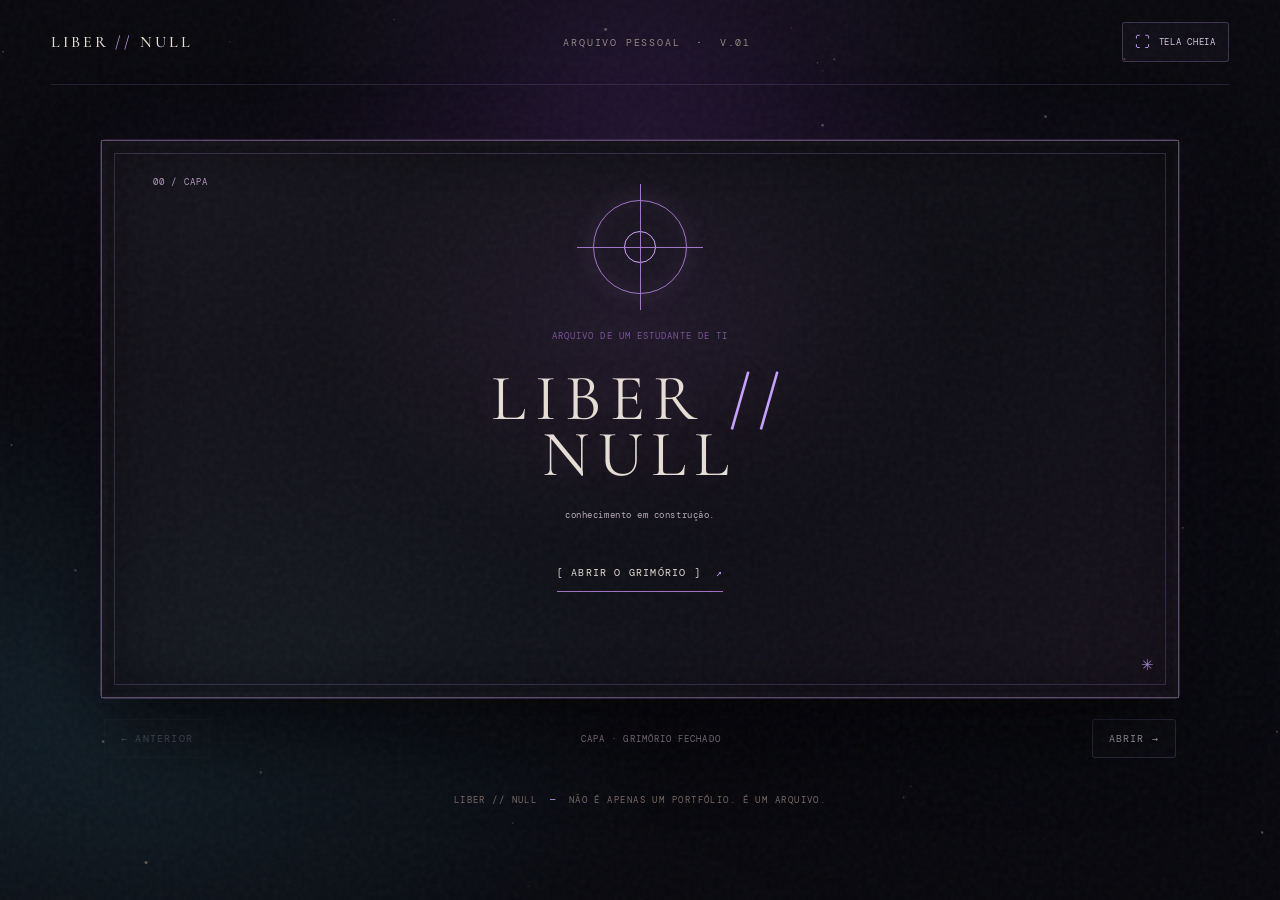
<file: portfolio-hehe-main/portfolio-hehe-main/portfolio-hehe-main (1)/portfolio-hehe-main/liber_null/lobby.html>
<!doctype html>
<html lang="pt-BR">
<head>
  <meta charset="utf-8">
  <meta name="viewport" content="width=device-width, initial-scale=1">
  <meta name="theme-color" content="#090909">
  <meta name="description" content="LIBER // NULL — portfólio pessoal e arquivo digital.">
  <title>LIBER // NULL — arquivo pessoal</title>
  <link rel="preconnect" href="https://fonts.googleapis.com">
  <link rel="preconnect" href="https://fonts.gstatic.com" crossorigin>
  <link href="https://fonts.googleapis.com/css2?family=DM+Mono:wght@400;500&family=Cormorant+Garamond:wght@400;500;600&display=swap" rel="stylesheet">
  <link rel="stylesheet" href="style.css">
  <script src="script.js" defer></script>
</head>
<body>
  <div class="grain" aria-hidden="true"></div>
  <header class="topbar">
    <a class="wordmark" href="#capa" aria-label="LIBER NULL, início">LIBER <span>//</span> NULL</a>
    <div class="top-meta">ARQUIVO PESSOAL <span>·</span> v.01</div>
    <button class="fullscreen-toggle" id="fullscreen-toggle" type="button" aria-label="Abrir em tela cheia" aria-pressed="false">
      <span aria-hidden="true">⛶</span> Tela cheia
    </button>
  </header>

  <main class="stage">
    <section class="book is-closed" id="capa" aria-label="Portfólio em formato de livro">
      <aside class="book-spine" aria-hidden="true"><span>L · N</span></aside>
      <div class="page page-left" id="left-page">
        <div class="page-number" id="left-number">00 / CAPA</div>
        <div class="cover-content" id="cover-content">
          <div class="sigil" aria-hidden="true"><span></span></div>
          <p class="eyebrow">ARQUIVO DE UM ESTUDANTE DE TI</p>
          <h1>LIBER <i>//</i><br>NULL</h1>
          <p class="cover-subtitle">conhecimento em construção.</p>
          <button class="text-button" id="open-book">[ abrir o grimório ] <span>↗</span></button>
        </div>
        <div class="inside-cover hidden" id="inside-cover" aria-hidden="true">
          <span class="inside-cover-mark">L · N</span>
          <p>LIBER // NULL</p>
          <span class="inside-cover-rule"></span>
          <small>ARQUIVO PESSOAL · V.01</small>
        </div>
        <article class="page-content hidden" id="left-content">
          <p class="eyebrow" id="left-kicker"></p>
          <h2 id="left-title"></h2>
          <div class="red-rule"></div>
          <div id="left-body"></div>
        </article>
        <div class="corner-mark" aria-hidden="true">✳</div>
      </div>

      <div class="page page-right" id="right-page">
        <div class="page-number" id="right-number">ÍNDICE / 00</div>
        <div class="index-content hidden" id="index-content">
          <p class="eyebrow">ÍNDICE DE CAPÍTULOS</p>
          <h2>Escolha uma página.</h2>
          <nav class="chapter-list" aria-label="Capítulos do portfólio">
            <button data-page="about"><span>01</span> O bruxo <b>↗</b></button>
            <button data-page="tastes"><span>02</span> Sobre mim <b>↗</b></button>
            <button data-page="projects"><span>03</span> Lumière · demo <b>↗</b></button>
            <button data-page="skills"><span>04</span> Disciplinas <b>↗</b></button>
            <button data-page="contact"><span>05</span> Contato <b>↗</b></button>
          </nav>
          <p class="index-note">algumas coisas só aparecem<br>quando você começa a explorar.</p>
        </div>
        <article class="page-content hidden" id="right-content">
          <p class="eyebrow" id="right-kicker"></p>
          <h2 id="right-title"></h2>
          <div class="red-rule"></div>
          <div id="right-body"></div>
        </article>
        <div class="corner-mark" aria-hidden="true">✳</div>
      </div>
    </section>

    <div class="book-controls">
      <button class="control-button" id="prev-page" disabled>← anterior</button>
      <span id="page-status">capa · grimório fechado</span>
      <button class="control-button" id="next-page">abrir →</button>
    </div>
    <p class="footnote">LIBER // NULL <span>—</span> não é apenas um portfólio. é um arquivo.</p>
  </main>
</body>
</html>
</file>
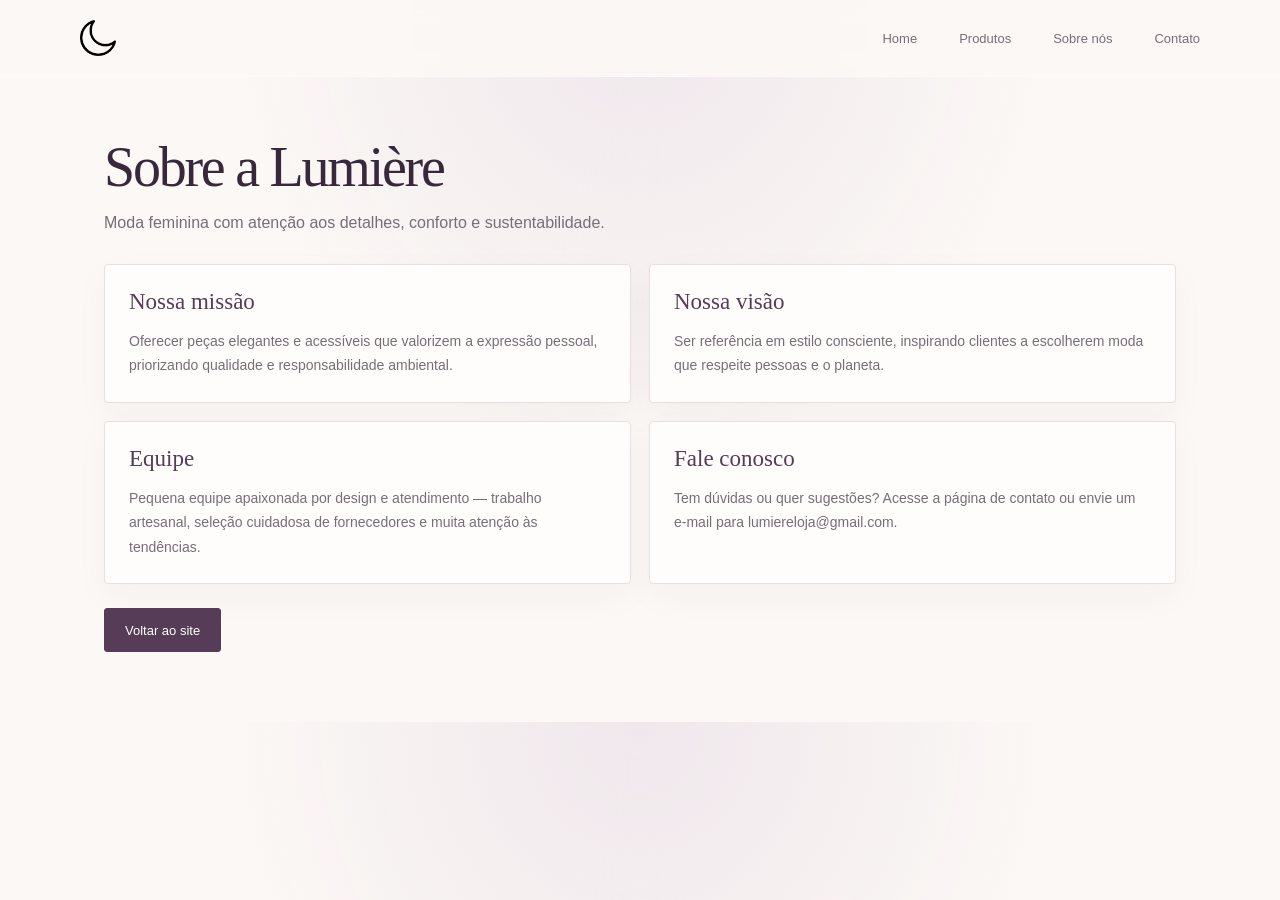
<file: portfolio-hehe-main/portfolio-hehe-main/portfolio-hehe-main (1)/portfolio-hehe-main/liber_null/lumiere/sobrenos.html>
<!DOCTYPE html>
<html lang="pt-BR">
<head>
  <meta charset="utf-8" />
  <meta name="viewport" content="width=device-width,initial-scale=1" />
  <link rel="stylesheet" href="style.css" />
  <title>Sobre nós — Lumière</title>
</head>
<body>
  <nav>
    <ul>
      <li><img src="moon.png" alt=""></li>
      <li><a href="index.html">Home</a></li>
      <li><a href="produtos.html">Produtos</a></li>
      <li><a href="sobrenos.html">Sobre nós</a></li>
      <li><a href="contato.html">Contato</a></li>
    </ul>
  </nav>
<div class="card">
  <main class="card-main">
    <header class="section-header">
      <h1>Sobre a Lumière</h1>
      <p class="page-subtitle">Moda feminina com atenção aos detalhes, conforto e sustentabilidade.</p>
    </header>

    <section class="section-grid">
      <article>
        <h2 class="section-title">Nossa missão</h2>
        <p class="section-description">
          Oferecer peças elegantes e acessíveis que valorizem a expressão pessoal, priorizando qualidade e responsabilidade ambiental.
        </p>
      </article>

      <article>
        <h2 class="section-title">Nossa visão</h2>
        <p class="section-description">
          Ser referência em estilo consciente, inspirando clientes a escolherem moda que respeite pessoas e o planeta.
        </p>
      </article>

      <article>
        <h2 class="section-title">Equipe</h2>
        <p class="section-description">
          Pequena equipe apaixonada por design e atendimento — trabalho artesanal, seleção cuidadosa de fornecedores e muita atenção às tendências.
        </p>
      </article>

      <article>
        <h2 class="section-title">Fale conosco</h2>
        <p class="section-description">
          Tem dúvidas ou quer sugestões? Acesse a página de contato ou envie um e-mail para lumiereloja@gmail.com.
        </p>
      </article>
    </section>
    <div>
      <a href="index.html" class="btn voltar">Voltar ao site</a>
    </div>
  </main>
</div>
</body>
</html>
</file>
<file: portfolio-hehe-main/portfolio-hehe-main/portfolio-hehe-main (1)/portfolio-hehe-main/liber_null/style.css>
:root {
  --bg: #090909;
  --paper: #e8dfce;
  --paper-light: #f1e9d9;
  --paper-ink: #342c25;
  --paper-muted: #716557;
  --paper-line: #c6b69d;
  --ink: #e7ded6;
  --muted: #918780;
  --red: #8b2028;
  --red-bright: #c33b43;
  --line: #392326;
  --mono: "DM Mono", monospace;
  --serif: "Cormorant Garamond", Georgia, serif;
}
* { box-sizing: border-box; }
html { scroll-behavior: smooth; }
body {
  margin: 0; min-height: 100vh; color: var(--ink); background: var(--bg);
  font-family: var(--serif); overflow-x: hidden;
}
body::before {
  content: ""; position: fixed; inset: 0; pointer-events: none; opacity: .22;
  background: radial-gradient(ellipse at 50% 42%, #321416 0%, transparent 58%);
  animation: ambient-breath 12s ease-in-out infinite alternate;
}
.grain {
  position: fixed; inset: 0; pointer-events: none; opacity: .07; z-index: 5;
  background-image: url("data:image/svg+xml,%3Csvg viewBox='0 0 180 180' xmlns='http://www.w3.org/2000/svg'%3E%3Cfilter id='n'%3E%3CfeTurbulence type='fractalNoise' baseFrequency='.85' numOctaves='3' stitchTiles='stitch'/%3E%3C/filter%3E%3Crect width='100%25' height='100%25' filter='url(%23n)' opacity='.6'/%3E%3C/svg%3E");
}
.constellation { position: fixed; inset: 0; z-index: 0; pointer-events: none; opacity: .62; }
.topbar {
  width: min(1200px, 92vw); margin: 0 auto; padding: 26px 0;
  display: flex; justify-content: space-between; align-items: center;
  border-bottom: 1px solid #251a1b; position: relative; z-index: 1;
  animation: rise-in .8s cubic-bezier(.2, .7, .2, 1) both;
}
.wordmark {
  color: var(--ink); text-decoration: none; letter-spacing: .18em; font-size: 19px;
  transition: letter-spacing .3s ease, color .3s ease;
}
.wordmark:hover { letter-spacing: .23em; color: #fff4eb; }
.wordmark span, h1 i { color: var(--red-bright); font-style: normal; }
.wordmark span { text-shadow: 0 0 14px #c33b4366; }
.top-meta, .eyebrow, .page-number, .footnote, .cover-subtitle, .control-button, .text-button {
  font-family: var(--mono); text-transform: uppercase; letter-spacing: .12em;
}
.top-meta { color: var(--muted); font-size: 10px; }
.top-meta span { color: var(--red-bright); margin: 0 8px; }
.stage {
  position: relative; z-index: 1; width: min(1000px, 92vw); margin: 7vh auto 40px; perspective: 1600px;
  animation: stage-arrive 1s cubic-bezier(.2, .7, .2, 1) .08s both;
}
.book {
  min-height: 510px; display: grid; grid-template-columns: 1fr 1fr;
  position: relative; perspective: 1600px; transform-style: preserve-3d;
  box-shadow: 0 28px 40px #000b, 0 0 70px #571b2010;
  transition: box-shadow .5s ease;
}
.book:hover {
  box-shadow: 0 32px 50px #000c, 0 0 85px #8b20281c;
}
.book.is-closed .page-left { grid-column: 1 / -1; border-right: 1px solid #897961; }
.book.is-closed .page-right,
.book.is-closed .book-spine { display: none; }
.book.is-closed .page-left {
  color: var(--ink);
  background:
    radial-gradient(ellipse at 50% 42%, #321416 0%, transparent 58%),
    linear-gradient(135deg, #171412, #0e0d0c 70%);
  border-color: #392426;
  box-shadow: inset 0 0 28px #0005;
}
.book.is-closed .page-left::before { border-color: #382326; }
.book.is-closed .page-left .page-number { color: #8c6b69; }
.book.is-closed .page-left .cover-subtitle { color: var(--muted); }
.book.is-closed .page-left .text-button { color: var(--ink); }
.book.is-closed .page-left .corner-mark { color: #633034; }
.book-spine {
  position: absolute; z-index: 3; top: 0; bottom: 0; left: 50%; width: 20px;
  transform: translateX(-50%); background: linear-gradient(90deg, #070707, #241718 48%, #050505);
  border-left: 1px solid #382325; border-right: 1px solid #030303;
  display: grid; place-items: center; color: #7e3b3e; font: 9px var(--mono);
  box-shadow: 0 0 18px #0009;
}
.book-spine span { writing-mode: vertical-rl; letter-spacing: .3em; }
.page {
  position: relative; min-width: 0; overflow: hidden; padding: 35px clamp(22px, 4vw, 52px);
  color: var(--paper-ink);
  background:
    radial-gradient(ellipse at 12% 8%, #fff9e966 0, transparent 38%),
    radial-gradient(ellipse at 88% 94%, #bba98926 0, transparent 42%),
    linear-gradient(112deg, #eee5d4, #e4dac7 52%, #ede4d3);
  border: 1px solid #897961; transition: background .35s ease, transform .45s ease;
  box-shadow: inset 0 0 28px #84725420;
}
.page-left { border-right: 0; transform-origin: right center; }
.page-right { border-left: 1px solid #897961; transform-origin: left center; }
.page::before {
  content: ""; position: absolute; inset: 10px; border: 1px solid #9e8c70;
  pointer-events: none; opacity: .42;
}
.page-number { position: relative; color: var(--paper-muted); font-size: 9px; }
.cover-content, .index-content, .page-content { position: relative; z-index: 1; }
.cover-content { min-height: 390px; display: flex; flex-direction: column; align-items: center; justify-content: center; text-align: center; }
.inside-cover {
  min-height: 390px; display: flex; flex-direction: column; align-items: center;
  justify-content: center; color: var(--paper-muted); text-align: center;
  animation: rise-in .7s cubic-bezier(.2, .7, .2, 1) both;
}
.inside-cover-mark { color: #8b2028; font: 22px var(--serif); letter-spacing: .16em; }
.inside-cover p { margin: 15px 0 10px; font: 9px var(--mono); letter-spacing: .18em; }
.inside-cover-rule { width: 28px; height: 1px; background: #8b2028; }
.inside-cover small { margin-top: 10px; font: 8px var(--mono); letter-spacing: .12em; }
.sigil {
  width: 94px; height: 94px; margin: 12px 0 26px; border: 1px solid var(--red);
  border-radius: 50%; position: relative; display: grid; place-items: center;
  animation: sigil-glow 5s ease-in-out infinite;
}
.sigil::before, .sigil::after { content: ""; position: absolute; background: var(--red); }
.sigil::before { height: 126px; width: 1px; }
.sigil::after { width: 126px; height: 1px; }
.sigil span {
  width: 32px; height: 32px; border: 1px solid var(--red-bright); border-radius: 50%;
  box-shadow: 0 0 0 0 #c33b4333; animation: sigil-pulse 4s ease-out infinite;
}
.eyebrow { color: #8b2028; font-size: 9px; line-height: 1.7; }
h1 { font-size: clamp(42px, 6vw, 65px); line-height: .85; letter-spacing: .1em; font-weight: 400; margin: 18px 0; }
.cover-subtitle { color: var(--paper-muted); font-size: 9px; text-transform: none; letter-spacing: .06em; }
.text-button, .control-button {
  background: none; border: 0; color: var(--ink); cursor: pointer; font-size: 10px;
  padding: 12px 0; transition: color .25s ease, transform .25s ease, border-color .25s ease;
}
.text-button { margin-top: 24px; border-bottom: 1px solid var(--red); }
.page .text-button { color: var(--paper-ink); }
.text-button span { color: var(--red-bright); margin-left: 8px; }
button:hover:not(:disabled) { color: var(--red-bright); }
.text-button:hover { transform: translateY(-2px); border-color: var(--red-bright); }
.text-button span, .chapter-list button b { display: inline-block; transition: transform .25s ease, color .25s ease; }
.text-button:hover span { transform: translate(3px, -2px); }
button:focus-visible { outline: 1px solid var(--red-bright); outline-offset: 5px; }
.index-content { padding: 45px 8px 0; }
.index-content:not(.hidden) { animation: rise-in .65s cubic-bezier(.2, .7, .2, 1) both; }
h2 { font-size: clamp(26px, 3vw, 37px); line-height: 1; font-weight: 400; margin: 14px 0 26px; }
.chapter-list { display: grid; gap: 0; margin-top: 30px; }
.chapter-list button {
  width: 100%; text-align: left; display: grid; grid-template-columns: 32px 1fr 16px;
  gap: 10px; align-items: center; padding: 15px 0; background: none;
  border: 0; border-bottom: 1px solid var(--paper-line); color: var(--paper-ink);
  font: 14px var(--serif); cursor: pointer;
  transition: color .25s ease, padding .3s ease, border-color .25s ease;
  animation: rise-in .65s cubic-bezier(.2, .7, .2, 1) both;
}
.chapter-list button:nth-child(1) { animation-delay: .2s; }
.chapter-list button:nth-child(2) { animation-delay: .3s; }
.chapter-list button:nth-child(3) { animation-delay: .4s; }
.chapter-list button:nth-child(4) { animation-delay: .5s; }
.chapter-list button:hover {
  padding-left: 7px; border-color: #9a5155; color: #17120e;
}
.chapter-list button span { font: 10px var(--mono); color: #8b2028; }
.chapter-list button b { font: 12px var(--mono); color: #8b746a; font-weight: 400; }
.chapter-list button:hover b { color: var(--red-bright); transform: translate(2px, -2px); }
.index-note { margin-top: 32px; color: var(--paper-muted); font: 10px/1.9 var(--mono); }
.page-content { padding: 45px 8px 0; animation: appear .45s ease both; }
.page-content p, .page-content li { color: #51473d; font-size: 16px; line-height: 1.6; }
.page-content > .eyebrow { animation: rise-in .5s ease both; }
.page-content h2 { animation: rise-in .6s .06s ease both; }
.page-content .red-rule { animation: rule-reveal .55s .14s ease both; transform-origin: left; }
.page-content > div[id$="-body"] > * { animation: rise-in .55s .12s ease both; }
.page-content > div[id$="-body"] > *:nth-child(2) { animation-delay: .2s; }
.page-content > div[id$="-body"] > *:nth-child(3) { animation-delay: .28s; }
.page-content > div[id$="-body"] > *:nth-child(4) { animation-delay: .36s; }
.page-content ul { padding-left: 18px; }
.page-content li::marker { color: #8b2028; }
.guardian-photo { margin: 16px 0 0; }
.guardian-photo img {
  display: block; width: 100%; max-height: 175px; object-fit: cover; object-position: center 6%;
  border: 1px solid #897961; filter: saturate(.82) contrast(1.04);
  transition: filter .4s ease, transform .5s ease, border-color .4s ease;
}
.guardian-photo { overflow: hidden; }
.guardian-photo:hover img {
  filter: saturate(1) contrast(1.08); transform: scale(1.025); border-color: #754047;
}
.guardian-photo figcaption {
  margin-top: 7px; color: var(--paper-muted); font: 8px var(--mono); letter-spacing: .1em;
}
.red-rule { width: 36px; height: 1px; background: #9c2930; margin: -8px 0 22px; }
.entry { border-bottom: 1px solid var(--paper-line); padding: 12px 0; }
.entry strong { font-size: 18px; font-weight: 500; }
.entry small { display: block; color: #8b2028; font: 9px var(--mono); margin-top: 5px; }
.entry small a { color: inherit; text-decoration-color: #a86a68; text-underline-offset: 3px; }
.entry small a:hover { color: #c33b43; }
.entry p { margin: 8px 0 0; font-size: 14px; }
.demo-link {
  display: inline-flex; margin-top: 8px; padding: 10px 13px;
  border: 1px solid #8b2028; color: #8b2028; font: 9px var(--mono);
  letter-spacing: .08em; text-decoration: none; text-transform: uppercase;
  transition: color .2s ease, background .2s ease;
}
.demo-link:hover { background: #8b2028; color: #fff; }
.demo-frame {
  display: block; width: 100%; height: 240px; border: 1px solid #c6b69d;
  background: #fbf8f5;
}
.demo-caption { margin: 8px 0 0; color: var(--paper-muted); font: 8px var(--mono) !important; letter-spacing: .1em; }
.corner-mark { position: absolute; bottom: 23px; right: 24px; color: #8b2028; font-size: 15px; opacity: .75; }
.hidden { display: none !important; }
.book-controls { display: flex; justify-content: space-between; align-items: center; margin: 20px 4px 0; }
.control-button { color: #b1a29c; }
.control-button:not(:disabled):hover { transform: translateY(-2px); }
.control-button:disabled { opacity: .25; cursor: default; }
#page-status { color: #74635f; font: 9px var(--mono); text-transform: uppercase; letter-spacing: .12em; }
.footnote {
  margin: 36px 0 0; text-align: center; color: #776663; font-size: 9px;
  animation: rise-in .8s .35s ease both;
}
.footnote span { color: var(--red-bright); margin: 0 6px; }
.page-turn-sheet {
  position: absolute; z-index: 4; perspective: 1600px; pointer-events: none;
  transform-style: preserve-3d; transform-origin: left center;
  animation: page-turn-forward 850ms cubic-bezier(.42, 0, .2, 1) both;
  will-change: transform;
}
.page-turn-sheet.turn-backward {
  transform-origin: right center;
  animation-name: page-turn-backward;
}
.page-turn-face {
  position: absolute; inset: 0; overflow: hidden; padding: 35px clamp(22px, 4vw, 52px);
  color: var(--paper-ink);
  background:
    radial-gradient(ellipse at 12% 8%, #fff9e966 0, transparent 38%),
    radial-gradient(ellipse at 88% 94%, #bba98926 0, transparent 42%),
    linear-gradient(112deg, #eee5d4, #e4dac7 52%, #ede4d3);
  border: 1px solid #897961; backface-visibility: hidden;
}
.page-turn-face::before {
  content: ""; position: absolute; inset: 10px; border: 1px solid #9e8c70;
  pointer-events: none; opacity: .42;
}
.page-turn-face::after {
  content: ""; position: absolute; inset: 0; pointer-events: none;
  background: linear-gradient(90deg, transparent 68%, #ead8c508 82%, #ead8c528 94%, #0008 100%);
  opacity: 0; animation: page-turn-light 850ms ease-in-out both;
}
.page-turn-front {
  background:
    radial-gradient(ellipse at 12% 8%, #fff9e966 0, transparent 38%),
    radial-gradient(ellipse at 88% 94%, #bba98926 0, transparent 42%),
    linear-gradient(105deg, #eee5d4 0%, #e4dac7 78%, #cfc0a7 100%);
  box-shadow: inset -12px 0 18px -14px #473b2d44;
}
.page-turn-face .text-button { color: var(--paper-ink); }
.page-turn-back {
  transform: rotateY(180deg);
  background:
    radial-gradient(ellipse at 12% 8%, #fff9e966 0, transparent 38%),
    radial-gradient(ellipse at 88% 94%, #bba98926 0, transparent 42%),
    linear-gradient(255deg, #eee5d4 0%, #e4dac7 78%, #cfc0a7 100%);
  box-shadow: inset 12px 0 18px -14px #473b2d44;
}
@keyframes page-turn-forward {
  0% { transform: rotateY(0) rotateX(0) scaleX(1); }
  42% { transform: rotateY(-78deg) rotateX(-2deg) scaleX(.985); }
  58% { transform: rotateY(-104deg) rotateX(-2deg) scaleX(.985); }
  100% { transform: rotateY(-180deg) rotateX(0) scaleX(1); }
}
@keyframes page-turn-backward {
  0% { transform: rotateY(0) rotateX(0) scaleX(1); }
  42% { transform: rotateY(78deg) rotateX(-2deg) scaleX(.985); }
  58% { transform: rotateY(104deg) rotateX(-2deg) scaleX(.985); }
  100% { transform: rotateY(180deg) rotateX(0) scaleX(1); }
}
@keyframes page-turn-light {
  0%, 100% { opacity: 0; }
  42%, 58% { opacity: .85; }
}
@keyframes appear { from { opacity: 0; transform: translateY(5px); } to { opacity: 1; transform: translateY(0); } }
@keyframes ambient-breath {
  0% { opacity: .16; transform: scale(1); }
  100% { opacity: .28; transform: scale(1.08); }
}
@keyframes stage-arrive {
  from { opacity: 0; transform: translateY(18px) scale(.99); }
  to { opacity: 1; transform: translateY(0) scale(1); }
}
@keyframes rise-in {
  from { opacity: 0; transform: translateY(10px); }
  to { opacity: 1; transform: translateY(0); }
}
@keyframes rule-reveal {
  from { opacity: 0; transform: scaleX(0); }
  to { opacity: 1; transform: scaleX(1); }
}
@keyframes sigil-glow {
  0%, 100% { border-color: #8b2028; box-shadow: 0 0 12px #8b202800; }
  50% { border-color: #c33b43; box-shadow: 0 0 24px #8b202833; }
}
@keyframes sigil-pulse {
  0% { box-shadow: 0 0 0 0 #c33b4333; }
  70%, 100% { box-shadow: 0 0 0 12px #c33b4300; }
}
@media (max-width: 700px) {
  .topbar { padding: 20px 0; }
  .top-meta { font-size: 8px; }
  .stage { margin-top: 28px; }
  .book { grid-template-columns: 1fr; min-height: 0; }
  .book-spine { display: none; }
  .page { min-height: 440px; border: 1px solid #897961; }
  .page-left { border-bottom: 0; }
  .page-right { border-top: 1px solid #060606; }
  .cover-content { min-height: 350px; }
  .inside-cover { min-height: 350px; }
  .demo-frame { height: 260px; }
  .index-content, .page-content { padding-top: 28px; }
  .page-number { margin-bottom: 12px; }
  .footnote { line-height: 1.8; }
}
@media (prefers-reduced-motion: reduce) {
  *, *::before, *::after { scroll-behavior: auto !important; animation-duration: .01ms !important; transition-duration: .01ms !important; }
}

/* Edição visual: grimório editorial, com brilho violeta e páginas de arquivo. */
:root {
  --bg: #08080d;
  --red: #8e5bc2;
  --red-bright: #c6a0ff;
  --line: #30243a;
  --paper: #e9e1d5;
  --paper-light: #f4eee4;
  --paper-ink: #28232d;
  --paper-muted: #716879;
  --paper-line: #c9bdcc;
}
body {
  background:
    radial-gradient(ellipse at 50% 16%, #21152f 0, transparent 42%),
    radial-gradient(ellipse at 8% 80%, #111e27 0, transparent 34%),
    #08080d;
}
body::before {
  background:
    radial-gradient(ellipse at 50% 38%, #5f368126 0, transparent 52%),
    radial-gradient(ellipse at 82% 70%, #253c4c20 0, transparent 40%);
}
.topbar {
  border-bottom-color: #c6a0ff26;
  padding: 22px 0;
}
.wordmark { font-size: 16px; font-weight: 500; }
.top-meta { letter-spacing: .18em; }
.stage { width: min(1080px, 92vw); margin-top: 6vh; }
.book {
  min-height: 560px;
  border: 1px solid #c6a0ff2a;
  border-radius: 5px;
  box-shadow: 0 36px 80px #000b, 0 0 90px #8554ae16;
}
.book:hover { box-shadow: 0 42px 90px #000c, 0 0 110px #a76ae326; }
.page {
  background:
    radial-gradient(ellipse at 12% 8%, #fffdf166 0, transparent 38%),
    radial-gradient(ellipse at 88% 94%, #bba98920 0, transparent 42%),
    linear-gradient(112deg, #f0e9de, #e5dccf 52%, #eee6da);
  border-color: #a99aab;
  box-shadow: inset 0 0 36px #5b485315;
}
.page::before { border-color: #a897b1; opacity: .34; inset: 12px; }
.book.is-closed .page-left {
  background:
    radial-gradient(ellipse at 50% 34%, #6f43862c 0, transparent 42%),
    radial-gradient(ellipse at 15% 100%, #29394445 0, transparent 42%),
    linear-gradient(145deg, #17151d 0%, #0d0d13 58%, #17121d 100%);
  border-color: #5d496a;
  box-shadow: inset 0 0 65px #0008, inset 0 0 0 5px #ffffff04;
}
.book.is-closed .page-left::before { border-color: #c6a0ff54; opacity: .6; }
.book.is-closed .page-left .page-number { color: #b49abf; }
.book.is-closed .page-left .cover-subtitle { color: #b7aabb; }
.book.is-closed .page-left .corner-mark { color: #c6a0ff; }
.book.is-closed .page-left h1 {
  text-shadow: 0 0 32px #bd8b9933;
  letter-spacing: .13em;
}
.sigil {
  border-color: #a276c9;
  box-shadow: 0 0 28px #a276c922, inset 0 0 24px #a276c911;
}
.sigil::before, .sigil::after { background: #a276c9; }
.sigil span { border-color: #d0a6ff; }
.eyebrow, .chapter-list button span, .entry small { color: #79529a; }
.red-rule { background: linear-gradient(90deg, #8654ae, #c6a0ff); }
.chapter-list button {
  padding: 17px 12px;
  border-bottom-color: #c9bdcc;
  transition: color .25s ease, padding .3s ease, border-color .25s ease, background .25s ease;
}
.chapter-list button:hover {
  padding-left: 18px;
  border-color: #9871ac;
  background: linear-gradient(90deg, #8e5bc20e, transparent);
  color: #211a27;
}
.chapter-list button b { color: #79529a; }
.index-note { border-left: 1px solid #9a78ac; padding-left: 12px; }
.text-button { border-bottom-color: #9f72c1; }
.text-button span, .footnote span { color: #c6a0ff; }
.control-button {
  padding: 12px 16px;
  border: 1px solid #c6a0ff33;
  border-radius: 3px;
  background: #ffffff05;
  color: #c9bacd;
  transition: color .25s ease, transform .25s ease, border-color .25s ease, background .25s ease;
}
.control-button:not(:disabled):hover {
  border-color: #c6a0ff99;
  background: #c6a0ff12;
  color: #f0ddff;
}
.control-button:disabled { border-color: #ffffff12; }
#page-status { color: #aa9bae; }
.footnote { letter-spacing: .16em; }
.book-spine {
  background: linear-gradient(90deg, #09080d, #30213a 48%, #07070b);
  border-left-color: #6b4e7c;
}
.page-turn-face {
  background:
    radial-gradient(ellipse at 12% 8%, #fffdf166 0, transparent 38%),
    radial-gradient(ellipse at 88% 94%, #bba98920 0, transparent 42%),
    linear-gradient(112deg, #f0e9de, #e5dccf 52%, #eee6da);
  border-color: #a99aab;
}
.page-turn-face::before { border-color: #a897b1; }
.page-turn-front, .page-turn-back {
  background:
    radial-gradient(ellipse at 12% 8%, #fffdf166 0, transparent 38%),
    radial-gradient(ellipse at 88% 94%, #bba98920 0, transparent 42%),
    linear-gradient(112deg, #f0e9de, #e5dccf 52%, #eee6da);
}
.demo-link { border-color: #79529a; color: #79529a; }
.demo-link:hover { background: #79529a; color: #fff; }
@media (max-width: 700px) {
  .stage { margin-top: 24px; }
  .book { min-height: 0; }
  .page { min-height: 440px; }
  .control-button { padding: 10px 9px; font-size: 8px; }
  #page-status { font-size: 7px; text-align: center; }
}
.fullscreen-toggle {
  display: inline-flex;
  align-items: center;
  gap: 8px;
  padding: 9px 12px;
  border: 1px solid #c6a0ff40;
  border-radius: 3px;
  background: #c6a0ff0a;
  color: #d7c6e4;
  font: 9px var(--mono);
  letter-spacing: .08em;
  text-transform: uppercase;
  cursor: pointer;
  transition: background .2s ease, border-color .2s ease, color .2s ease;
}
.fullscreen-toggle span { color: #c6a0ff; font-size: 15px; }
.fullscreen-toggle:hover, .fullscreen-toggle:focus-visible {
  border-color: #c6a0ff;
  background: #c6a0ff1c;
  color: #fff;
}
.stage:fullscreen {
  box-sizing: border-box;
  width: 100vw;
  height: 100vh;
  min-height: 100vh;
  overflow: auto;
  display: flex;
  flex-direction: column;
  justify-content: flex-start;
  gap: 18px;
  margin: 0;
  padding: clamp(18px, 4vh, 48px) clamp(18px, 4vw, 64px);
  background:
    radial-gradient(ellipse at 50% 16%, #21152f 0, transparent 42%),
    radial-gradient(ellipse at 8% 80%, #111e27 0, transparent 34%),
    #08080d;
}
.stage:fullscreen .book { flex: 1; min-height: max(560px, calc(100vh - 170px)); }
.stage:fullscreen .footnote { display: none; }
.stage:fullscreen .book-controls { margin-top: 0; }
@media (max-width: 700px) {
  .fullscreen-toggle { padding: 8px; font-size: 0; }
  .fullscreen-toggle span { font-size: 18px; }
  .stage:fullscreen { justify-content: flex-start; padding: 14px; }
  .stage:fullscreen .book { flex: none; min-height: 0; }
}
</file>
<file: portfolio-hehe-main/portfolio-hehe-main/portfolio-hehe-main (1)/portfolio-hehe-main/liber_null/lumiere/style.css>
:root {
  color-scheme: light;
  --ink: #241c29;
  --muted: #776e78;
  --plum: #563c56;
  --plum-dark: #37283b;
  --rose: #bd8b99;
  --paper: #fbf8f5;
  --line: #e9dfe3;
  font-family: "Segoe UI", Arial, sans-serif;
}

* { box-sizing: border-box; }
body {
  min-width: 320px; margin: 0; color: var(--ink);
  background: radial-gradient(ellipse at 50% 0, #f0e7ec 0, transparent 45%), var(--paper);
}
a { color: inherit; }
nav {
  position: sticky; top: 0; z-index: 5; border-bottom: 1px solid #ffffff80;
  background: #fbf8f5eF; backdrop-filter: blur(14px);
}
nav ul {
  width: min(1120px, 90vw); min-height: 76px; margin: 0 auto; padding: 0;
  display: flex; align-items: center; gap: clamp(16px, 4vw, 42px); list-style: none;
}
nav li:first-child { margin-right: auto; }
nav img { display: block; width: 36px; height: 36px; object-fit: contain; }
nav a {
  color: var(--muted); font-size: 13px; text-decoration: none;
  transition: color .2s ease;
}
nav a:hover, nav a:focus-visible { color: var(--plum); }
.layout, main, .card {
  width: min(1120px, 90vw); margin: 0 auto;
}
.hero {
  min-height: 470px; display: grid; grid-template-columns: 1fr 1fr;
  align-items: center; gap: 56px; padding: 52px 0 42px;
}
.left { max-width: 510px; }
.left h1, .section-header h1, .page-header h1 {
  margin: 0; color: var(--plum-dark); font-family: Georgia, serif;
  font-size: clamp(42px, 6vw, 68px); font-weight: 400; letter-spacing: -.04em;
}
.paragrafo, .page-subtitle {
  color: var(--muted); font-size: 16px; line-height: 1.8;
}
.hero-buttons { display: flex; flex-wrap: wrap; gap: 12px; margin-top: 28px; }
.btn {
  display: inline-flex; min-height: 44px; align-items: center; justify-content: center;
  padding: 0 20px; border: 1px solid var(--plum); border-radius: 3px;
  background: var(--plum); color: white; font: inherit; font-size: 13px;
  text-decoration: none; cursor: pointer; transition: transform .2s, background .2s;
}
.btn:hover { transform: translateY(-2px); background: var(--plum-dark); }
.btn.secondary { background: transparent; color: var(--plum); }
.btn.secondary:hover { background: #563c560c; }
.right { min-width: 0; }
.lua {
  display: block; width: 100%; height: 360px; object-fit: cover;
  border-radius: 45% 45% 4px 4px; box-shadow: 18px 18px 0 #e8d9df;
}
.carousel { position: relative; width: min(1120px, 90vw); margin: 10px auto 70px; }
.carousel input { position: absolute; opacity: 0; pointer-events: none; }
.carousel-viewport { overflow: hidden; border-radius: 4px; }
.slides { display: flex; transition: transform .55s cubic-bezier(.2, .7, .2, 1); }
.slide { flex: 0 0 100%; height: clamp(210px, 36vw, 390px); }
.slide img { width: 100%; height: 100%; object-fit: cover; }
#s1:checked ~ .carousel-viewport .slides { transform: translateX(0); }
#s2:checked ~ .carousel-viewport .slides { transform: translateX(-100%); }
#s3:checked ~ .carousel-viewport .slides { transform: translateX(-200%); }
#s4:checked ~ .carousel-viewport .slides { transform: translateX(-300%); }
.nav {
  position: absolute; top: 50%; z-index: 2; display: none; width: 42px; height: 42px;
  place-items: center; border-radius: 50%; background: #fbf8f5eF; color: var(--plum);
  font-size: 28px; line-height: 1; cursor: pointer; transform: translateY(-50%);
}
.nav.prev { left: 14px; }
.nav.next { right: 14px; }
#s1:checked ~ .prev-1, #s1:checked ~ .next-1,
#s2:checked ~ .prev-2, #s2:checked ~ .next-2,
#s3:checked ~ .prev-3, #s3:checked ~ .next-3,
#s4:checked ~ .prev-4, #s4:checked ~ .next-4 { display: grid; }
.dots { position: absolute; bottom: 16px; left: 50%; display: flex; gap: 9px; transform: translateX(-50%); }
.dot { width: 9px; height: 9px; border: 1px solid white; border-radius: 50%; cursor: pointer; }
#s1:checked ~ .dots label[for="s1"], #s2:checked ~ .dots label[for="s2"],
#s3:checked ~ .dots label[for="s3"], #s4:checked ~ .dots label[for="s4"] { background: white; }
.page-header, .section-header { padding: 58px 0 26px; }
.page-header { display: flex; align-items: end; justify-content: space-between; gap: 20px; }
.page-header h1, .section-header h1 { font-size: clamp(38px, 5vw, 56px); }
.page-subtitle { margin: 10px 0 0; }
.products {
  display: grid; grid-template-columns: repeat(2, minmax(0, 1fr));
  gap: 24px; padding-bottom: 70px;
}
.product-card, .form-card, .contact-card, .section-grid article {
  border: 1px solid var(--line); border-radius: 4px; background: #fffdfb;
  box-shadow: 0 12px 34px #37283b0a;
}
.product-card { overflow: hidden; }
.product-img { display: block; width: 100%; height: 290px; object-fit: cover; background: #eee8e5; }
.product-info { padding: 22px; }
.product-title { margin: 0; color: var(--plum-dark); font: 24px Georgia, serif; }
.product-price { margin: 9px 0; color: var(--plum); font-weight: 700; }
.product-desc, .section-description, .contact-info { color: var(--muted); font-size: 14px; line-height: 1.75; }
.product-actions { display: flex; flex-wrap: wrap; gap: 9px; align-items: center; margin-top: 18px; }
.toggle, .details-toggle { position: absolute; width: 1px; height: 1px; opacity: 0; }
.msg { display: none; color: #487457; font-size: 12px; }
.toggle:checked ~ .msg { display: inline; }
.details-box { display: none; flex-basis: 100%; padding: 8px 14px; background: #f7f1f3; color: var(--muted); font-size: 13px; }
.details-toggle:checked ~ .details-box { display: block; }
.card { padding-bottom: 70px; }
.card-main { padding: 0 24px; }
.section-grid { display: grid; grid-template-columns: repeat(2, minmax(0, 1fr)); gap: 18px; }
.section-grid article { padding: 24px; }
.section-title { margin: 0; color: var(--plum); font: 23px Georgia, serif; }
.section-description { margin-bottom: 0; }
.voltar { margin-top: 24px; }
.page-main { padding-bottom: 70px; }
.contact-cards { display: grid; grid-template-columns: repeat(3, minmax(0, 1fr)); gap: 14px; margin: 8px 0 22px; }
.contact-card { padding: 18px; }
.contact-card h3 { margin: 0; color: var(--plum); font: 19px Georgia, serif; }
.contact-card p { margin-bottom: 0; color: var(--muted); font-size: 13px; line-height: 1.6; }
.form-card { display: grid; grid-template-columns: 1.3fr 1fr; gap: 34px; padding: 28px; }
.form-grid { display: grid; gap: 10px; }
.form-grid label { color: var(--plum-dark); font-size: 13px; }
.form-input {
  width: 100%; min-height: 42px; padding: 10px 12px;
  border: 1px solid var(--line); border-radius: 3px; background: #fff;
  color: var(--ink); font: inherit;
}
.form-input:focus { outline: 2px solid #bd8b9966; border-color: var(--rose); }
.form-input--textarea { resize: vertical; }
.form-actions { display: flex; gap: 10px; margin-top: 8px; }
.contact-info { align-self: center; }
.contact-info strong { color: var(--plum-dark); }
@media (max-width: 700px) {
  nav ul { min-height: 64px; gap: 12px; }
  nav a { font-size: 11px; }
  nav img { width: 29px; height: 29px; }
  .hero { grid-template-columns: 1fr; gap: 30px; padding-top: 42px; }
  .lua { height: 260px; }
  .products, .section-grid, .contact-cards, .form-card { grid-template-columns: 1fr; }
  .page-header { align-items: start; flex-direction: column; }
  .page-header .btn { align-self: start; }
  .product-img { height: 250px; }
  .card-main { padding: 0; }
}
@media (prefers-reduced-motion: reduce) {
  *, *::before, *::after { scroll-behavior: auto !important; transition-duration: .01ms !important; }
}
</file>
